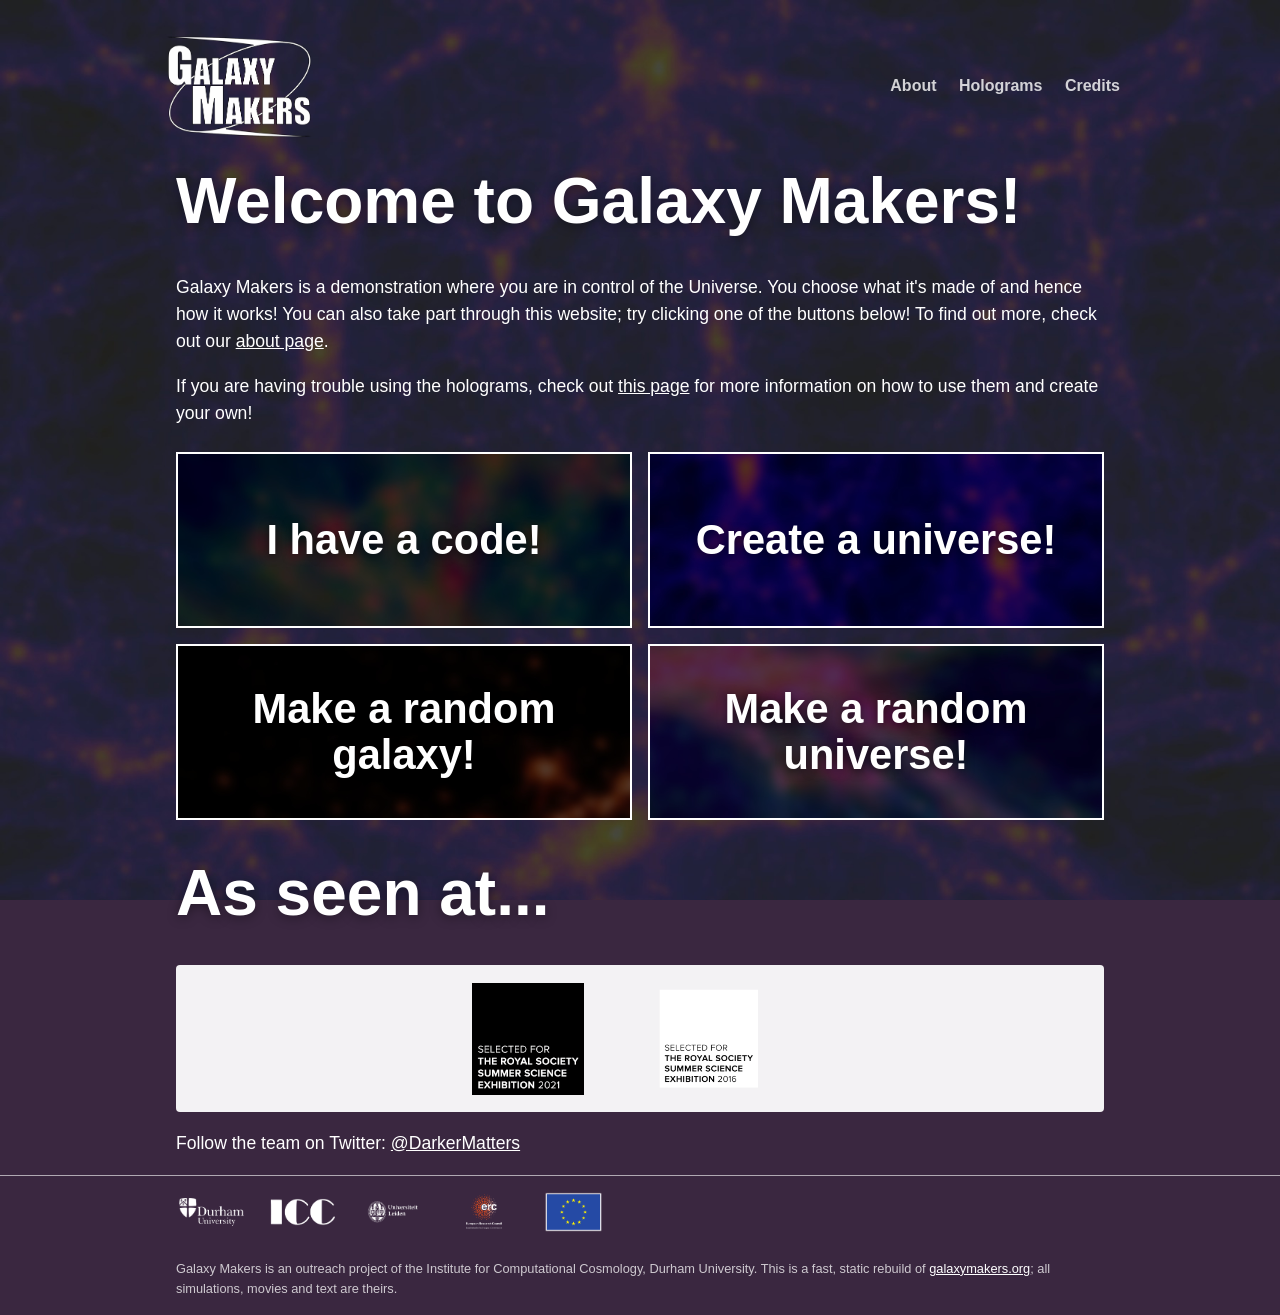
<file: index.html>
<!DOCTYPE html>
<html lang="en">
<head>
<meta charset="utf-8">
<meta name="viewport" content="width=device-width, initial-scale=1">
<title>Design your own Universe! | Galaxy Makers</title>
<meta name="description" content="Galaxy Makers: make your own galaxy or universe with real cosmological simulations from Durham University.">
<link rel="icon" type="image/png" href="static/logo_dm.png">
<link rel="stylesheet" href="assets/css/site.css">
</head>
<body data-page="home">
<header class="wrap masthead">
  <a class="brand" href="index.html"><img src="static/logo_white.png" alt="Galaxy Makers" width="420" height="190"></a>
  <nav>
    <a href="about.html">About</a>
    <a href="holograms.html">Holograms</a>
    <a href="credits.html">Credits</a>
  </nav>
</header>
<main class="wrap">

<h1 class="sectitle">Welcome to Galaxy Makers!</h1>
<p class="lead">Galaxy Makers is a demonstration where you are in control of the Universe. You choose what it's made of and hence how it works! You can also take part through this website; try clicking one of the buttons below! To find out more, check out our <a href="about.html">about page</a>.</p>
<p class="lead">If you are having trouble using the holograms, check out <a href="holograms.html">this page</a> for more information on how to use them and create your own!</p>
<div class="homegrid">
  <a class="homebtn" href="code.html" style="background-image:url(static/code.jpg)"><span>I have a code!</span></a>
  <a class="homebtn" href="universe.html" style="background-image:url(static/uni.jpg)"><span>Create a universe!</span></a>
  <a class="homebtn" href="galaxy.html" style="background-image:url(static/randomgal.jpg)"><span>Make a random galaxy!</span></a>
  <a class="homebtn" href="universe.html?random=1" style="background-image:url(static/randomuni.jpg)"><span>Make a random universe!</span></a>
</div>
<h1 class="sectitle">As seen at...</h1>
<div class="card seen">
  <a href="https://royalsociety.org/science-events-and-lectures/2021/summer-science-exhibition/" target="_blank" rel="noopener"><img class="noborder" src="static/instlogos/summer-science-2021.png" alt="Royal Society Summer Science 2021"></a>
  <a href="https://royalsociety.org/science-events-and-lectures/2016/summer-science-exhibition/" target="_blank" rel="noopener"><img class="noborder" src="static/instlogos/rsc.png" alt="Royal Society Summer Science Exhibition 2016"></a>
</div>
<p class="lead">Follow the team on Twitter: <a href="https://twitter.com/DarkerMatters" target="_blank" rel="noopener">@DarkerMatters</a></p>
</main>
<footer><div class="wrap">
  <img src="static/instlogos/durham.png" alt="Durham University"><img src="static/instlogos/icc.png" alt="Institute for Computational Cosmology"><img src="static/instlogos/leiden.png" alt="Leiden University"><img src="static/instlogos/erc.png" alt="European Research Council"><img src="static/instlogos/eu.png" alt="European Union">
  <p>Galaxy Makers is an outreach project of the Institute for Computational Cosmology, Durham University. This is a fast, static rebuild of <a href="https://www.galaxymakers.org/" target="_blank" rel="noopener">galaxymakers.org</a>; all simulations, movies and text are theirs.</p>
</div></footer>

</body>
</html>
</file>
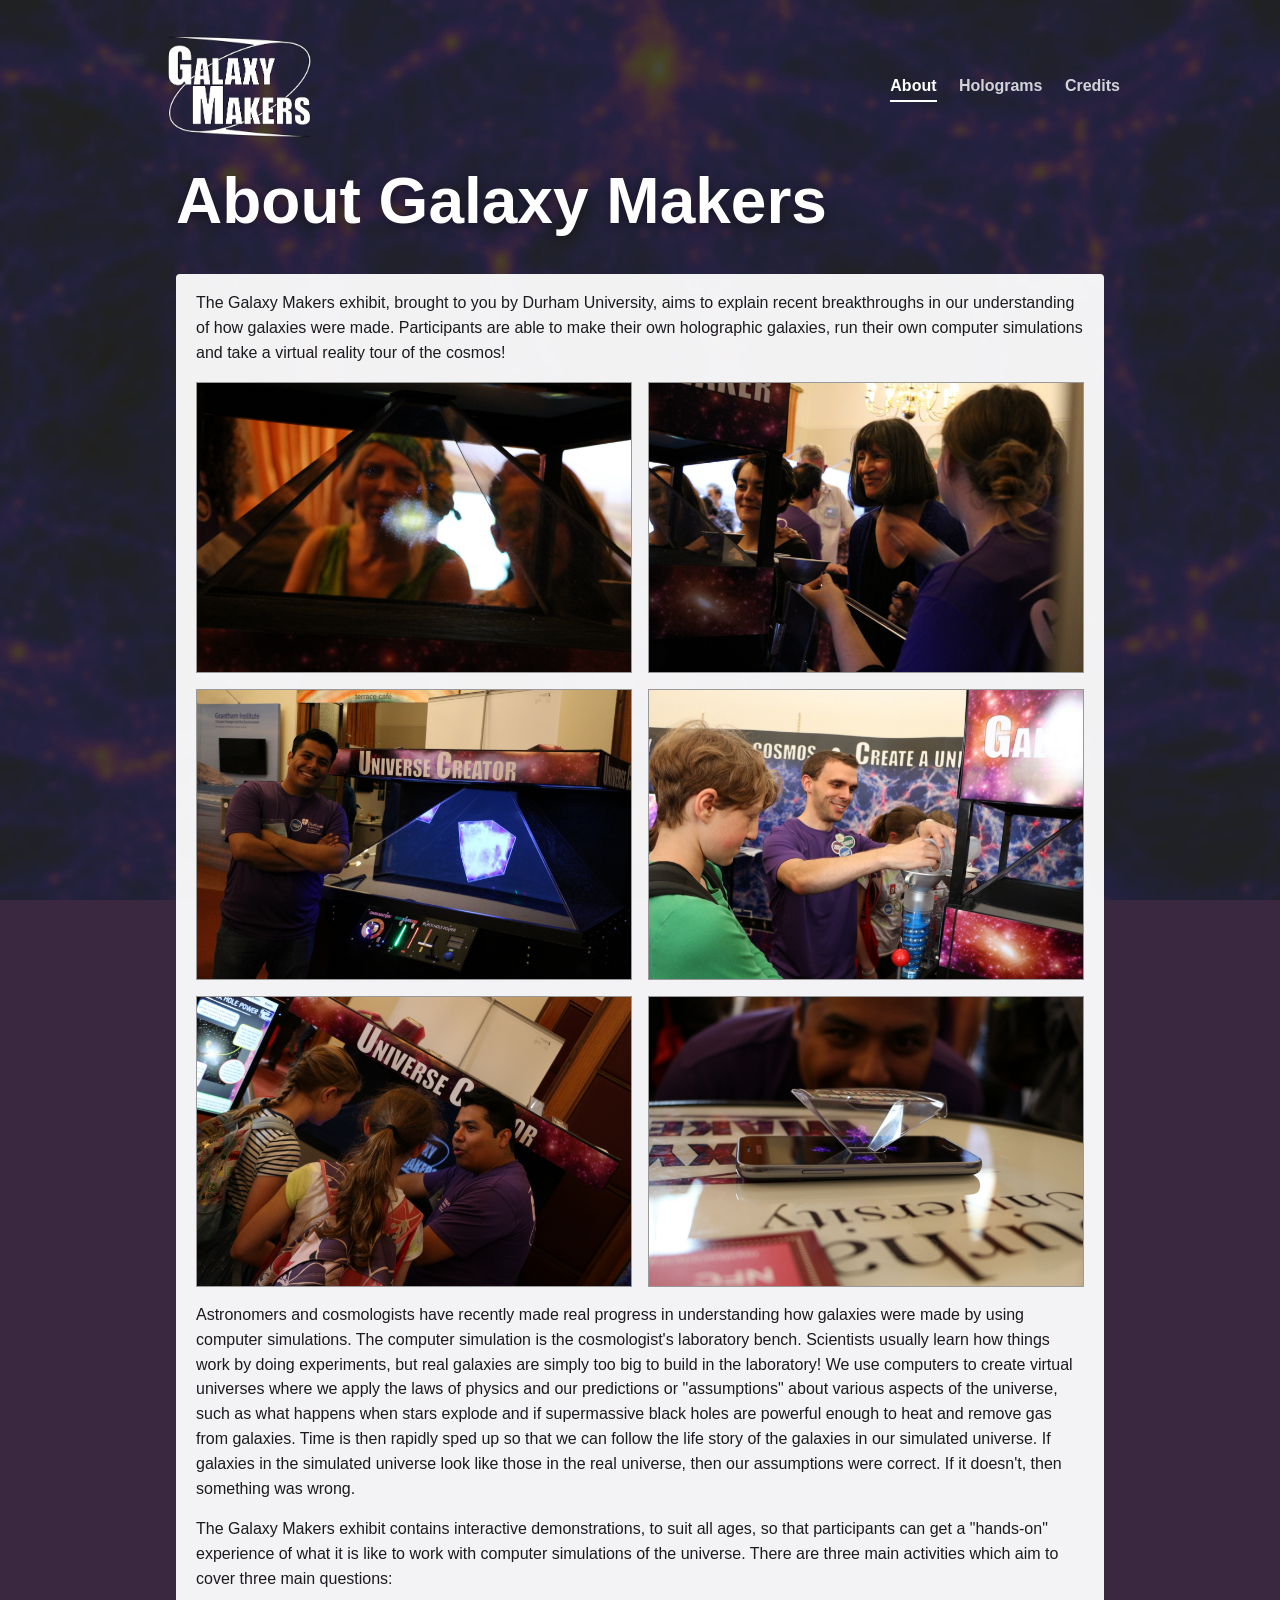
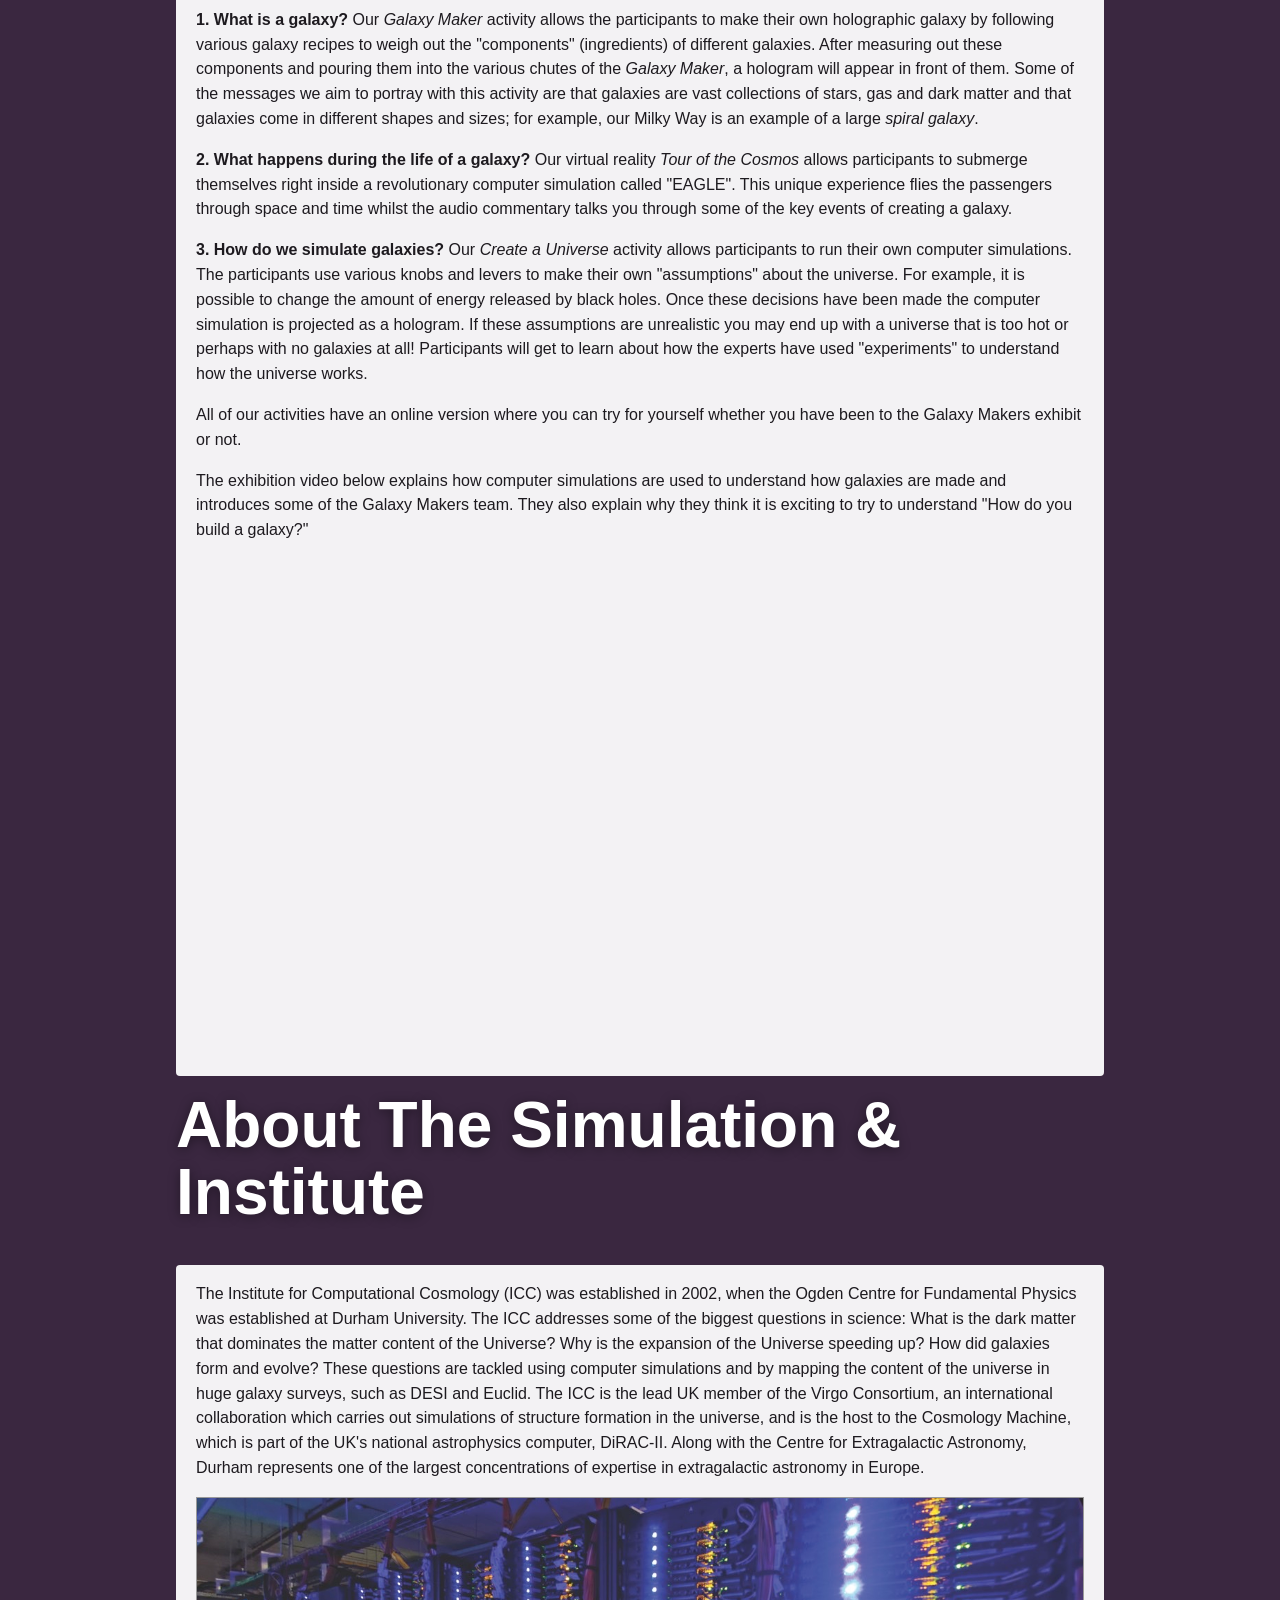
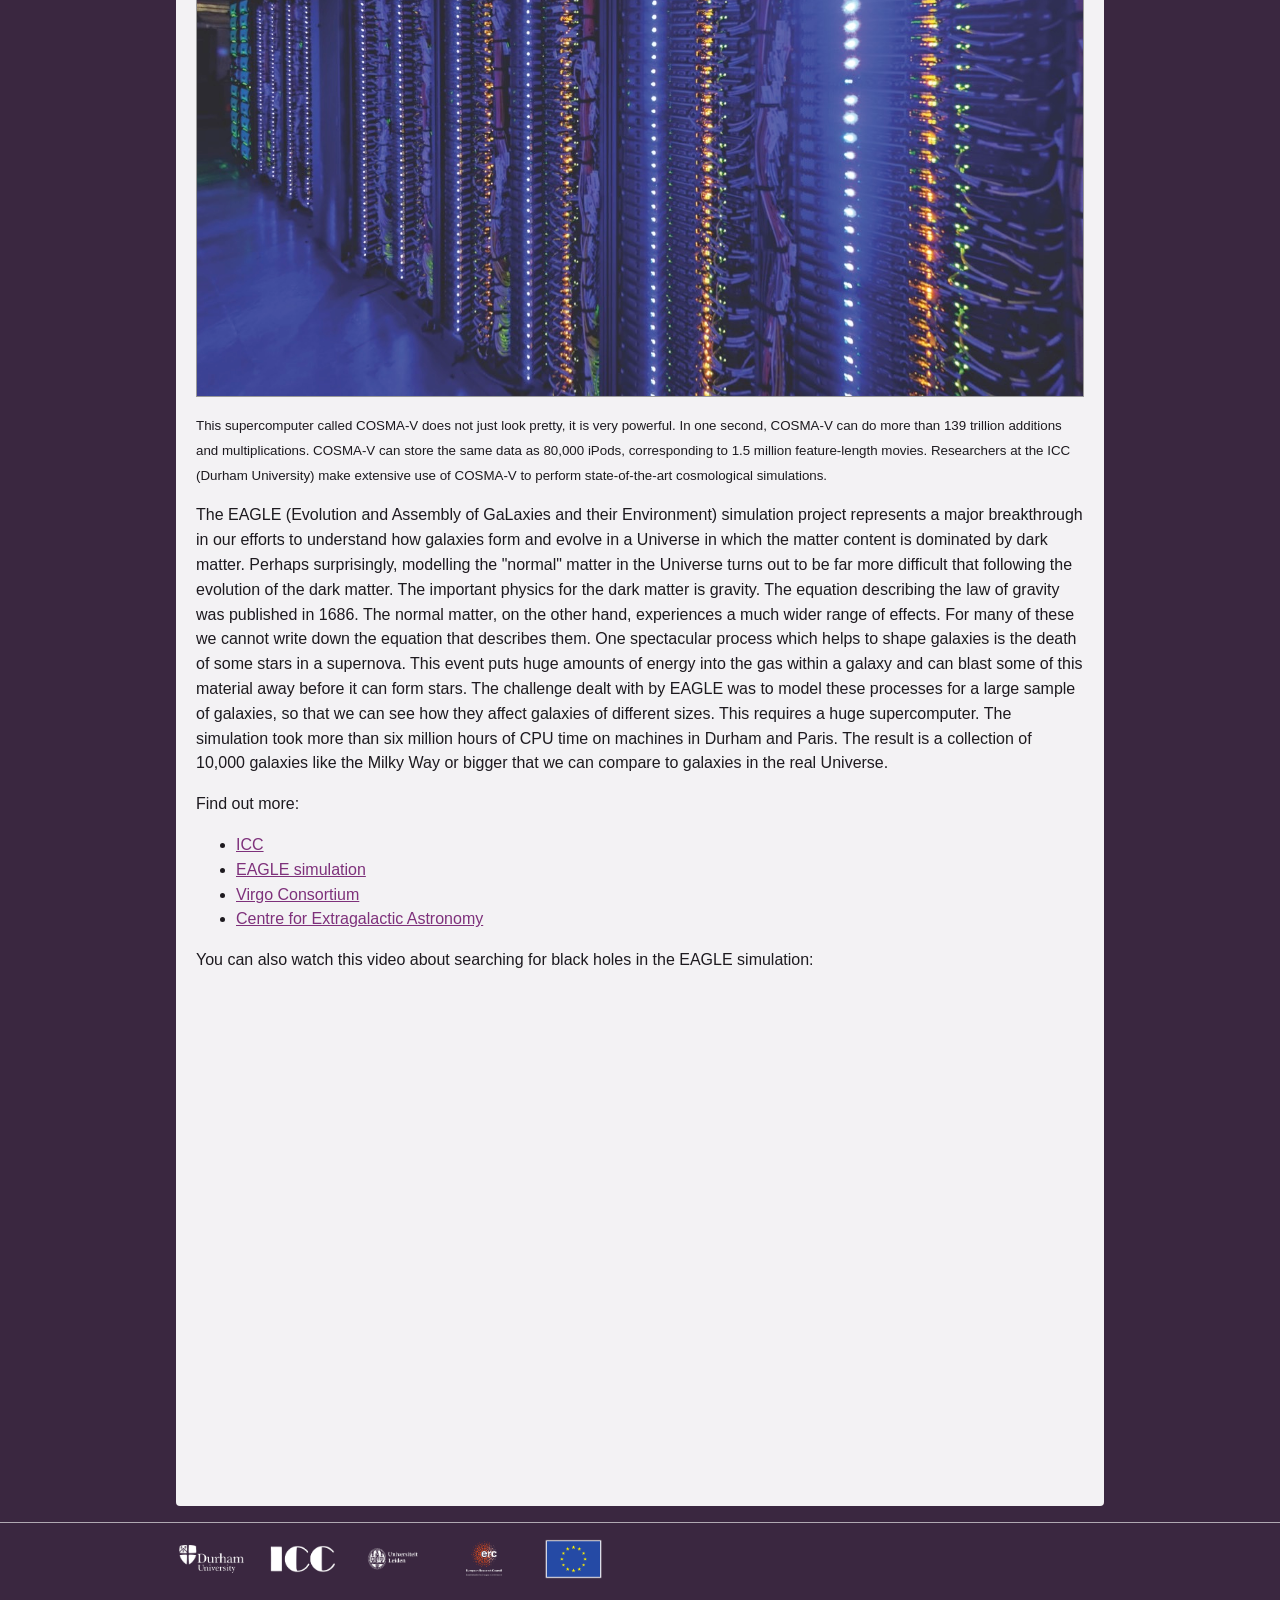
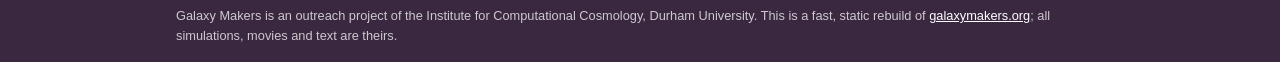
<file: about.html>
<!DOCTYPE html>
<html lang="en">
<head>
<meta charset="utf-8">
<meta name="viewport" content="width=device-width, initial-scale=1">
<title>About | Galaxy Makers</title>
<meta name="description" content="About the Galaxy Makers exhibit, the EAGLE simulation and the Institute for Computational Cosmology.">
<link rel="icon" type="image/png" href="static/logo_dm.png">
<link rel="stylesheet" href="assets/css/site.css">
</head>
<body data-page="about">
<header class="wrap masthead">
  <a class="brand" href="index.html"><img src="static/logo_white.png" alt="Galaxy Makers" width="420" height="190"></a>
  <nav>
    <a href="about.html" aria-current="page">About</a>
    <a href="holograms.html">Holograms</a>
    <a href="credits.html">Credits</a>
  </nav>
</header>
<main class="wrap">

<h1 class="sectitle">About Galaxy Makers</h1>
<div class="card">
<p>The Galaxy Makers exhibit, brought to you by Durham University, aims to explain recent breakthroughs in our understanding of how galaxies were made. Participants are able to make their own holographic galaxies, run their own computer simulations and take a virtual reality tour of the cosmos!</p>
<div class="cols"><img src="content/exhibit_photos/IMG_7796.jpg" alt="People using the Galaxy Makers exhibit" loading="lazy"><img src="content/exhibit_photos/IMG_7797.jpg" alt="People using the Galaxy Makers exhibit" loading="lazy"><img src="content/exhibit_photos/IMG_7818.jpg" alt="People using the Galaxy Makers exhibit" loading="lazy"><img src="content/exhibit_photos/IMG_7855.jpg" alt="People using the Galaxy Makers exhibit" loading="lazy"><img src="content/exhibit_photos/IMG_7863.jpg" alt="People using the Galaxy Makers exhibit" loading="lazy"><img src="content/exhibit_photos/IMG_7865.jpg" alt="People using the Galaxy Makers exhibit" loading="lazy"></div>
<p>Astronomers and cosmologists have recently made real progress in understanding how galaxies were made by using computer simulations. The computer simulation is the cosmologist's laboratory bench. Scientists usually learn how things work by doing experiments, but real galaxies are simply too big to build in the laboratory! We use computers to create virtual universes where we apply the laws of physics and our predictions or "assumptions" about various aspects of the universe, such as what happens when stars explode and if supermassive black holes are powerful enough to heat and remove gas from galaxies. Time is then rapidly sped up so that we can follow the life story of the galaxies in our simulated universe. If galaxies in the simulated universe look like those in the real universe, then our assumptions were correct. If it doesn't, then something was wrong.</p>
<p>The Galaxy Makers exhibit contains interactive demonstrations, to suit all ages, so that participants can get a "hands-on" experience of what it is like to work with computer simulations of the universe. There are three main activities which aim to cover three main questions:</p>
<p><b>1. What is a galaxy?</b> Our <i>Galaxy Maker</i> activity allows the participants to make their own holographic galaxy by following various galaxy recipes to weigh out the "components" (ingredients) of different galaxies. After measuring out these components and pouring them into the various chutes of the <i>Galaxy Maker</i>, a hologram will appear in front of them. Some of the messages we aim to portray with this activity are that galaxies are vast collections of stars, gas and dark matter and that galaxies come in different shapes and sizes; for example, our Milky Way is an example of a large <i>spiral galaxy</i>.</p>
<p><b>2. What happens during the life of a galaxy?</b> Our virtual reality <i>Tour of the Cosmos</i> allows participants to submerge themselves right inside a revolutionary computer simulation called "EAGLE". This unique experience flies the passengers through space and time whilst the audio commentary talks you through some of the key events of creating a galaxy.</p>
<p><b>3. How do we simulate galaxies?</b> Our <i>Create a Universe</i> activity allows participants to run their own computer simulations. The participants use various knobs and levers to make their own "assumptions" about the universe. For example, it is possible to change the amount of energy released by black holes. Once these decisions have been made the computer simulation is projected as a hologram. If these assumptions are unrealistic you may end up with a universe that is too hot or perhaps with no galaxies at all! Participants will get to learn about how the experts have used "experiments" to understand how the universe works.</p>
<p>All of our activities have an online version where you can try for yourself whether you have been to the Galaxy Makers exhibit or not.</p>
<p>The exhibition video below explains how computer simulations are used to understand how galaxies are made and introduces some of the Galaxy Makers team. They also explain why they think it is exciting to try to understand "How do you build a galaxy?"</p>
<div class="frame"><iframe src="https://www.youtube-nocookie.com/embed/BgkHcoJ5tNI" title="Galaxy Makers exhibition video" loading="lazy" allowfullscreen></iframe></div>
</div>
<h1 class="sectitle">About The Simulation &amp; Institute</h1>
<div class="card">
<p>The Institute for Computational Cosmology (ICC) was established in 2002, when the Ogden Centre for Fundamental Physics was established at Durham University. The ICC addresses some of the biggest questions in science: What is the dark matter that dominates the matter content of the Universe? Why is the expansion of the Universe speeding up? How did galaxies form and evolve? These questions are tackled using computer simulations and by mapping the content of the universe in huge galaxy surveys, such as DESI and Euclid. The ICC is the lead UK member of the Virgo Consortium, an international collaboration which carries out simulations of structure formation in the universe, and is the host to the Cosmology Machine, which is part of the UK's national astrophysics computer, DiRAC-II. Along with the Centre for Extragalactic Astronomy, Durham represents one of the largest concentrations of expertise in extragalactic astronomy in Europe.</p>
<img src="content/supercomputer.jpg" alt="The COSMA-V supercomputer at Durham" loading="lazy">
<p><small>This supercomputer called COSMA-V does not just look pretty, it is very powerful. In one second, COSMA-V can do more than 139 trillion additions and multiplications. COSMA-V can store the same data as 80,000 iPods, corresponding to 1.5 million feature-length movies. Researchers at the ICC (Durham University) make extensive use of COSMA-V to perform state-of-the-art cosmological simulations.</small></p>
<p>The EAGLE (Evolution and Assembly of GaLaxies and their Environment) simulation project represents a major breakthrough in our efforts to understand how galaxies form and evolve in a Universe in which the matter content is dominated by dark matter. Perhaps surprisingly, modelling the "normal" matter in the Universe turns out to be far more difficult that following the evolution of the dark matter. The important physics for the dark matter is gravity. The equation describing the law of gravity was published in 1686. The normal matter, on the other hand, experiences a much wider range of effects. For many of these we cannot write down the equation that describes them. One spectacular process which helps to shape galaxies is the death of some stars in a supernova. This event puts huge amounts of energy into the gas within a galaxy and can blast some of this material away before it can form stars. The challenge dealt with by EAGLE was to model these processes for a large sample of galaxies, so that we can see how they affect galaxies of different sizes. This requires a huge supercomputer. The simulation took more than six million hours of CPU time on machines in Durham and Paris. The result is a collection of 10,000 galaxies like the Milky Way or bigger that we can compare to galaxies in the real Universe.</p>
<p>Find out more:</p>
<ul>
<li><a href="https://icc.dur.ac.uk" target="_blank" rel="noopener">ICC</a></li>
<li><a href="https://icc.dur.ac.uk/Eagle/" target="_blank" rel="noopener">EAGLE simulation</a></li>
<li><a href="https://virgo.dur.ac.uk" target="_blank" rel="noopener">Virgo Consortium</a></li>
<li><a href="https://www.durham.ac.uk/research/institutes-and-centres/extragalactic-astronomy/" target="_blank" rel="noopener">Centre for Extragalactic Astronomy</a></li>
</ul>
<p>You can also watch this video about searching for black holes in the EAGLE simulation:</p>
<div class="frame"><iframe src="https://www.youtube-nocookie.com/embed/DsDK_mk8qn4" title="Searching for black holes in EAGLE" loading="lazy" allowfullscreen></iframe></div>
</div>
</main>
<footer><div class="wrap">
  <img src="static/instlogos/durham.png" alt="Durham University"><img src="static/instlogos/icc.png" alt="Institute for Computational Cosmology"><img src="static/instlogos/leiden.png" alt="Leiden University"><img src="static/instlogos/erc.png" alt="European Research Council"><img src="static/instlogos/eu.png" alt="European Union">
  <p>Galaxy Makers is an outreach project of the Institute for Computational Cosmology, Durham University. This is a fast, static rebuild of <a href="https://www.galaxymakers.org/" target="_blank" rel="noopener">galaxymakers.org</a>; all simulations, movies and text are theirs.</p>
</div></footer>

</body>
</html>
</file>
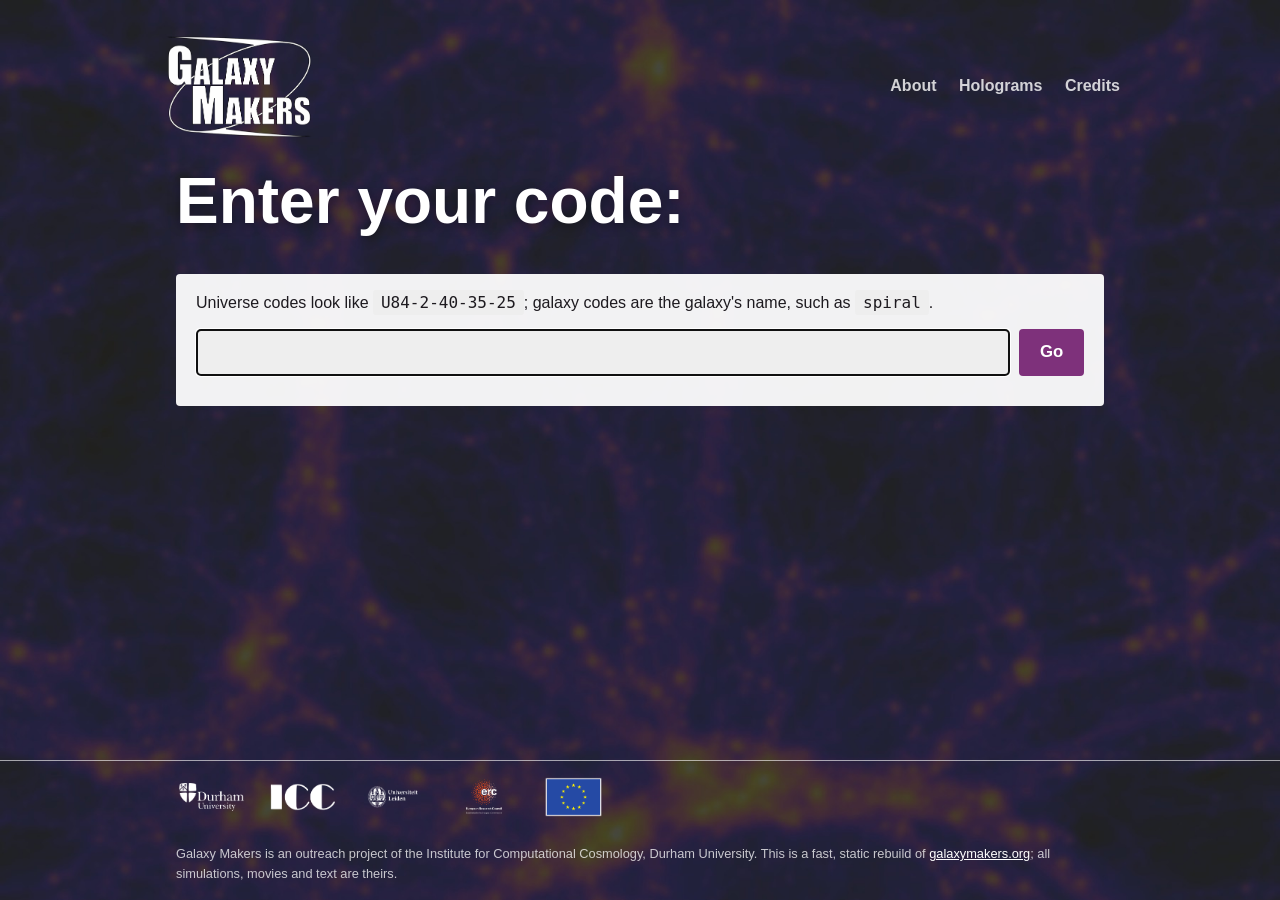
<file: code.html>
<!DOCTYPE html>
<html lang="en">
<head>
<meta charset="utf-8">
<meta name="viewport" content="width=device-width, initial-scale=1">
<title>Enter your code | Galaxy Makers</title>
<meta name="description" content="Enter a Galaxy Makers code to get back to your galaxy or universe.">
<link rel="icon" type="image/png" href="static/logo_dm.png">
<link rel="stylesheet" href="assets/css/site.css">
</head>
<body data-page="code">
<header class="wrap masthead">
  <a class="brand" href="index.html"><img src="static/logo_white.png" alt="Galaxy Makers" width="420" height="190"></a>
  <nav>
    <a href="about.html">About</a>
    <a href="holograms.html">Holograms</a>
    <a href="credits.html">Credits</a>
  </nav>
</header>
<main class="wrap">

<h1 class="sectitle">Enter your code:</h1>
<form id="codeform" class="card">
  <label for="code">Universe codes look like <span class="code">U84-2-40-35-25</span>; galaxy codes are the galaxy's name, such as <span class="code">spiral</span>.</label>
  <div class="btnrow"><input class="code" id="code" name="code" type="text" autocomplete="off" autofocus style="flex:1;font-size:1.3rem;padding:.6rem;border:2px solid #999;border-radius:4px"><button type="submit" class="btn" style="flex:0 1 auto">Go</button></div>
  <p id="codemsg" class="hidden" style="color:var(--wine);font-weight:700"></p>
</form>
</main>
<footer><div class="wrap">
  <img src="static/instlogos/durham.png" alt="Durham University"><img src="static/instlogos/icc.png" alt="Institute for Computational Cosmology"><img src="static/instlogos/leiden.png" alt="Leiden University"><img src="static/instlogos/erc.png" alt="European Research Council"><img src="static/instlogos/eu.png" alt="European Union">
  <p>Galaxy Makers is an outreach project of the Institute for Computational Cosmology, Durham University. This is a fast, static rebuild of <a href="https://www.galaxymakers.org/" target="_blank" rel="noopener">galaxymakers.org</a>; all simulations, movies and text are theirs.</p>
</div></footer>
<script src="assets/js/data.js"></script>
<script src="assets/js/app.js"></script>
</body>
</html>
</file>
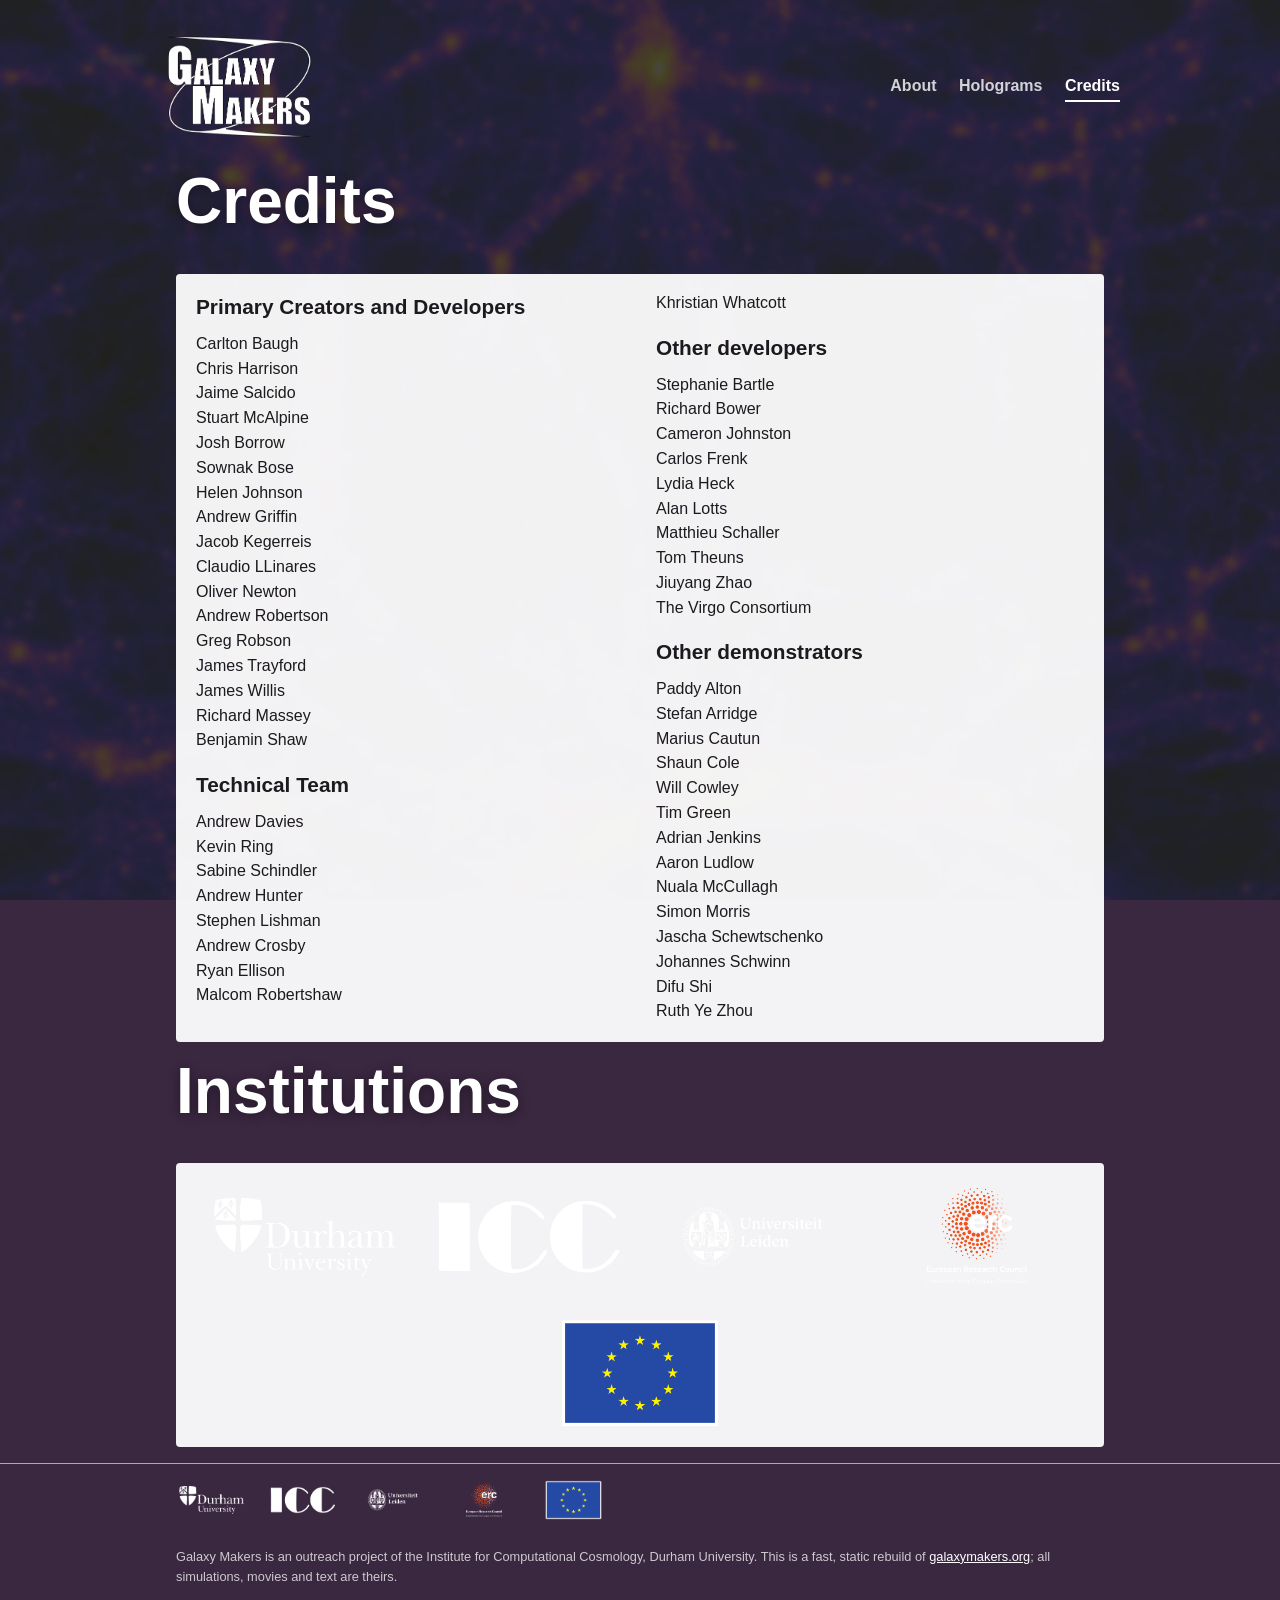
<file: credits.html>
<!DOCTYPE html>
<html lang="en">
<head>
<meta charset="utf-8">
<meta name="viewport" content="width=device-width, initial-scale=1">
<title>Credits | Galaxy Makers</title>
<meta name="description" content="The people behind Galaxy Makers.">
<link rel="icon" type="image/png" href="static/logo_dm.png">
<link rel="stylesheet" href="assets/css/site.css">
</head>
<body data-page="credits">
<header class="wrap masthead">
  <a class="brand" href="index.html"><img src="static/logo_white.png" alt="Galaxy Makers" width="420" height="190"></a>
  <nav>
    <a href="about.html">About</a>
    <a href="holograms.html">Holograms</a>
    <a href="credits.html" aria-current="page">Credits</a>
  </nav>
</header>
<main class="wrap">

<h1 class="sectitle">Credits</h1>
<div class="card credits">
<h2>Primary Creators and Developers</h2><ul><li>Carlton Baugh</li><li>Chris Harrison</li><li>Jaime Salcido</li><li>Stuart McAlpine</li><li>Josh Borrow</li><li>Sownak Bose</li><li>Helen Johnson</li><li>Andrew Griffin</li><li>Jacob Kegerreis</li><li>Claudio LLinares</li><li>Oliver Newton</li><li>Andrew Robertson</li><li>Greg Robson</li><li>James Trayford</li><li>James Willis</li><li>Richard Massey</li><li>Benjamin Shaw</li></ul>
<h2>Technical Team</h2><ul><li>Andrew Davies</li><li>Kevin Ring</li><li>Sabine Schindler</li><li>Andrew Hunter</li><li>Stephen Lishman</li><li>Andrew Crosby</li><li>Ryan Ellison</li><li>Malcom Robertshaw</li><li>Khristian Whatcott</li></ul>
<h2>Other developers</h2><ul><li>Stephanie Bartle</li><li>Richard Bower</li><li>Cameron Johnston</li><li>Carlos Frenk</li><li>Lydia Heck</li><li>Alan Lotts</li><li>Matthieu Schaller</li><li>Tom Theuns</li><li>Jiuyang Zhao</li><li>The Virgo Consortium</li></ul>
<h2>Other demonstrators</h2><ul><li>Paddy Alton</li><li>Stefan Arridge</li><li>Marius Cautun</li><li>Shaun Cole</li><li>Will Cowley</li><li>Tim Green</li><li>Adrian Jenkins</li><li>Aaron Ludlow</li><li>Nuala McCullagh</li><li>Simon Morris</li><li>Jascha Schewtschenko</li><li>Johannes Schwinn</li><li>Difu Shi</li><li>Ruth Ye Zhou</li></ul>
</div>
<h1 class="sectitle">Institutions</h1>
<div class="card seen">
<img class="noborder" src="static/instlogos/durham.png" alt="Durham University"><img class="noborder" src="static/instlogos/icc.png" alt="ICC"><img class="noborder" src="static/instlogos/leiden.png" alt="Leiden University"><img class="noborder" src="static/instlogos/erc.png" alt="ERC"><img class="noborder" src="static/instlogos/eu.png" alt="EU">
</div>
</main>
<footer><div class="wrap">
  <img src="static/instlogos/durham.png" alt="Durham University"><img src="static/instlogos/icc.png" alt="Institute for Computational Cosmology"><img src="static/instlogos/leiden.png" alt="Leiden University"><img src="static/instlogos/erc.png" alt="European Research Council"><img src="static/instlogos/eu.png" alt="European Union">
  <p>Galaxy Makers is an outreach project of the Institute for Computational Cosmology, Durham University. This is a fast, static rebuild of <a href="https://www.galaxymakers.org/" target="_blank" rel="noopener">galaxymakers.org</a>; all simulations, movies and text are theirs.</p>
</div></footer>

</body>
</html>
</file>
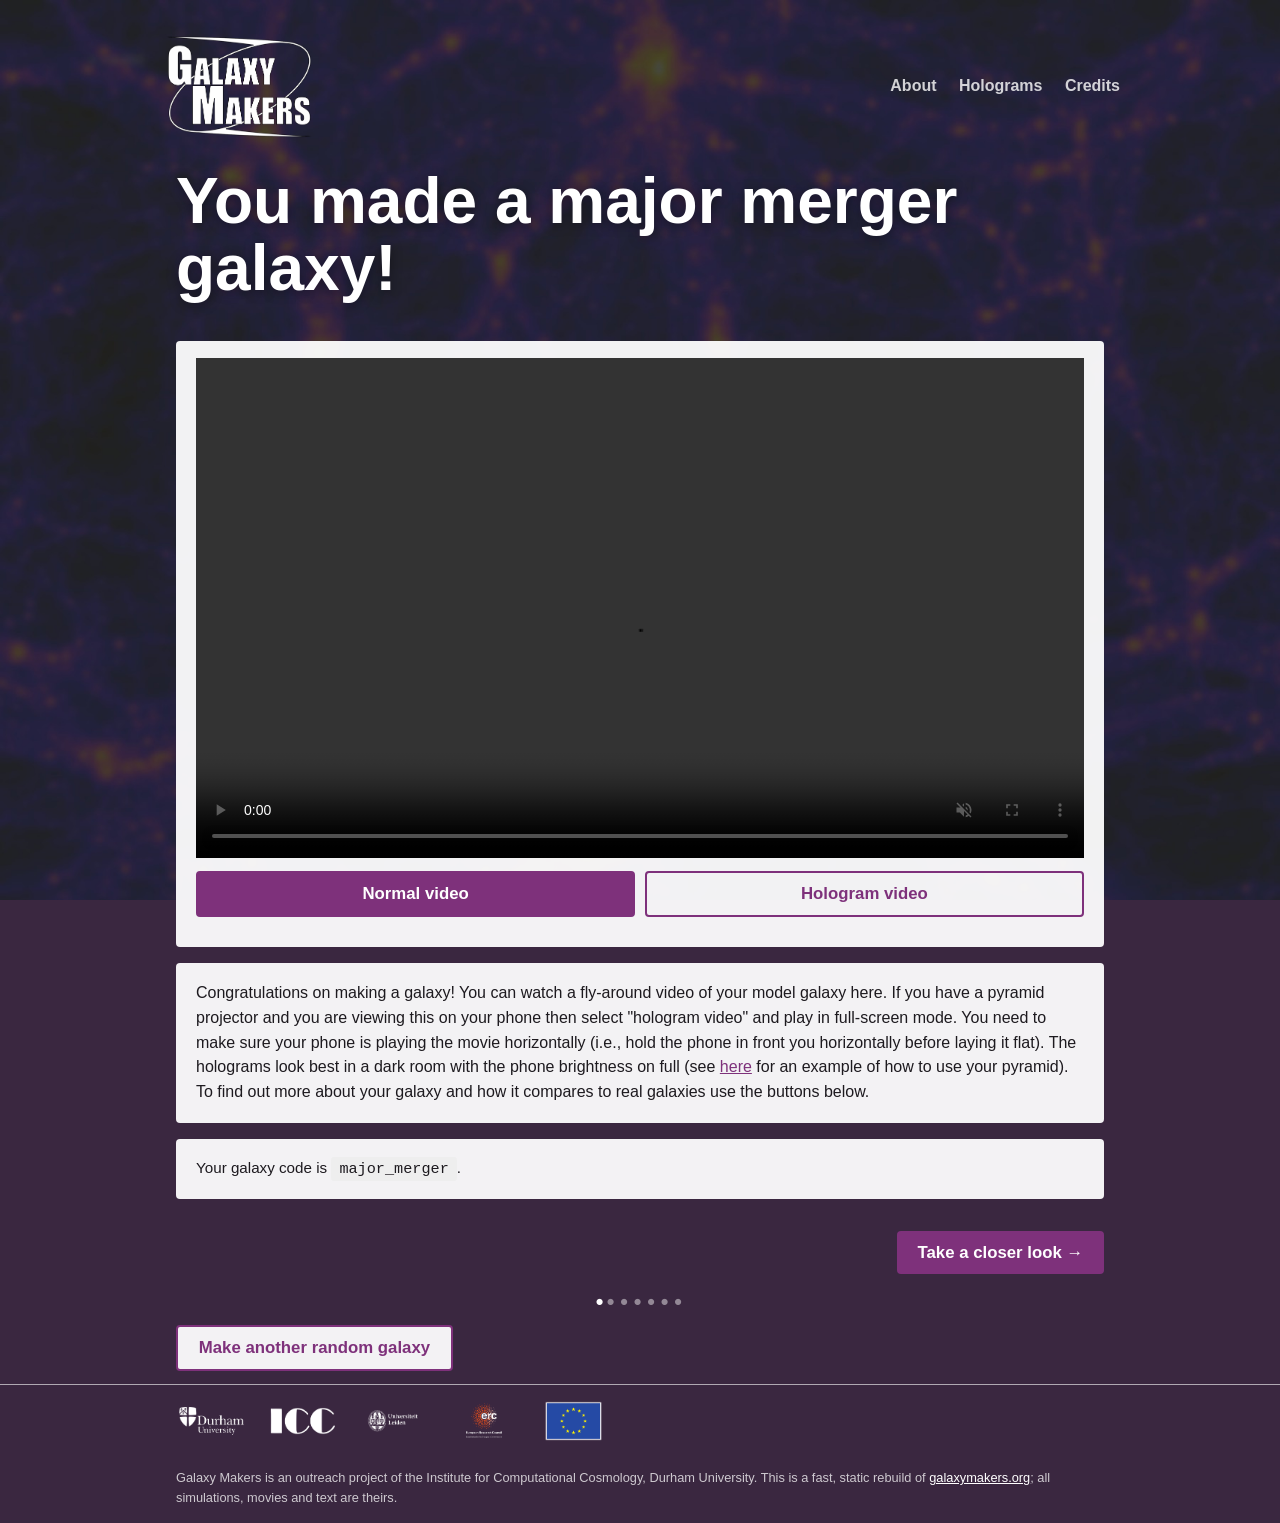
<file: galaxy.html>
<!DOCTYPE html>
<html lang="en">
<head>
<meta charset="utf-8">
<meta name="viewport" content="width=device-width, initial-scale=1">
<title>Your Galaxy | Galaxy Makers</title>
<meta name="description" content="A random galaxy from the EAGLE simulation, compared with a real one.">
<link rel="icon" type="image/png" href="static/logo_dm.png">
<link rel="stylesheet" href="assets/css/site.css">
</head>
<body data-page="galaxy">
<header class="wrap masthead">
  <a class="brand" href="index.html"><img src="static/logo_white.png" alt="Galaxy Makers" width="420" height="190"></a>
  <nav>
    <a href="about.html">About</a>
    <a href="holograms.html">Holograms</a>
    <a href="credits.html">Credits</a>
  </nav>
</header>
<main class="wrap">

<div id="result"></div>
<p class="btnrow"><button type="button" class="btn ghost" id="another" style="background:var(--paper);flex:0 1 auto">Make another random galaxy</button></p>
</main>
<footer><div class="wrap">
  <img src="static/instlogos/durham.png" alt="Durham University"><img src="static/instlogos/icc.png" alt="Institute for Computational Cosmology"><img src="static/instlogos/leiden.png" alt="Leiden University"><img src="static/instlogos/erc.png" alt="European Research Council"><img src="static/instlogos/eu.png" alt="European Union">
  <p>Galaxy Makers is an outreach project of the Institute for Computational Cosmology, Durham University. This is a fast, static rebuild of <a href="https://www.galaxymakers.org/" target="_blank" rel="noopener">galaxymakers.org</a>; all simulations, movies and text are theirs.</p>
</div></footer>
<script src="assets/js/data.js"></script>
<script src="assets/js/app.js"></script>
</body>
</html>
</file>
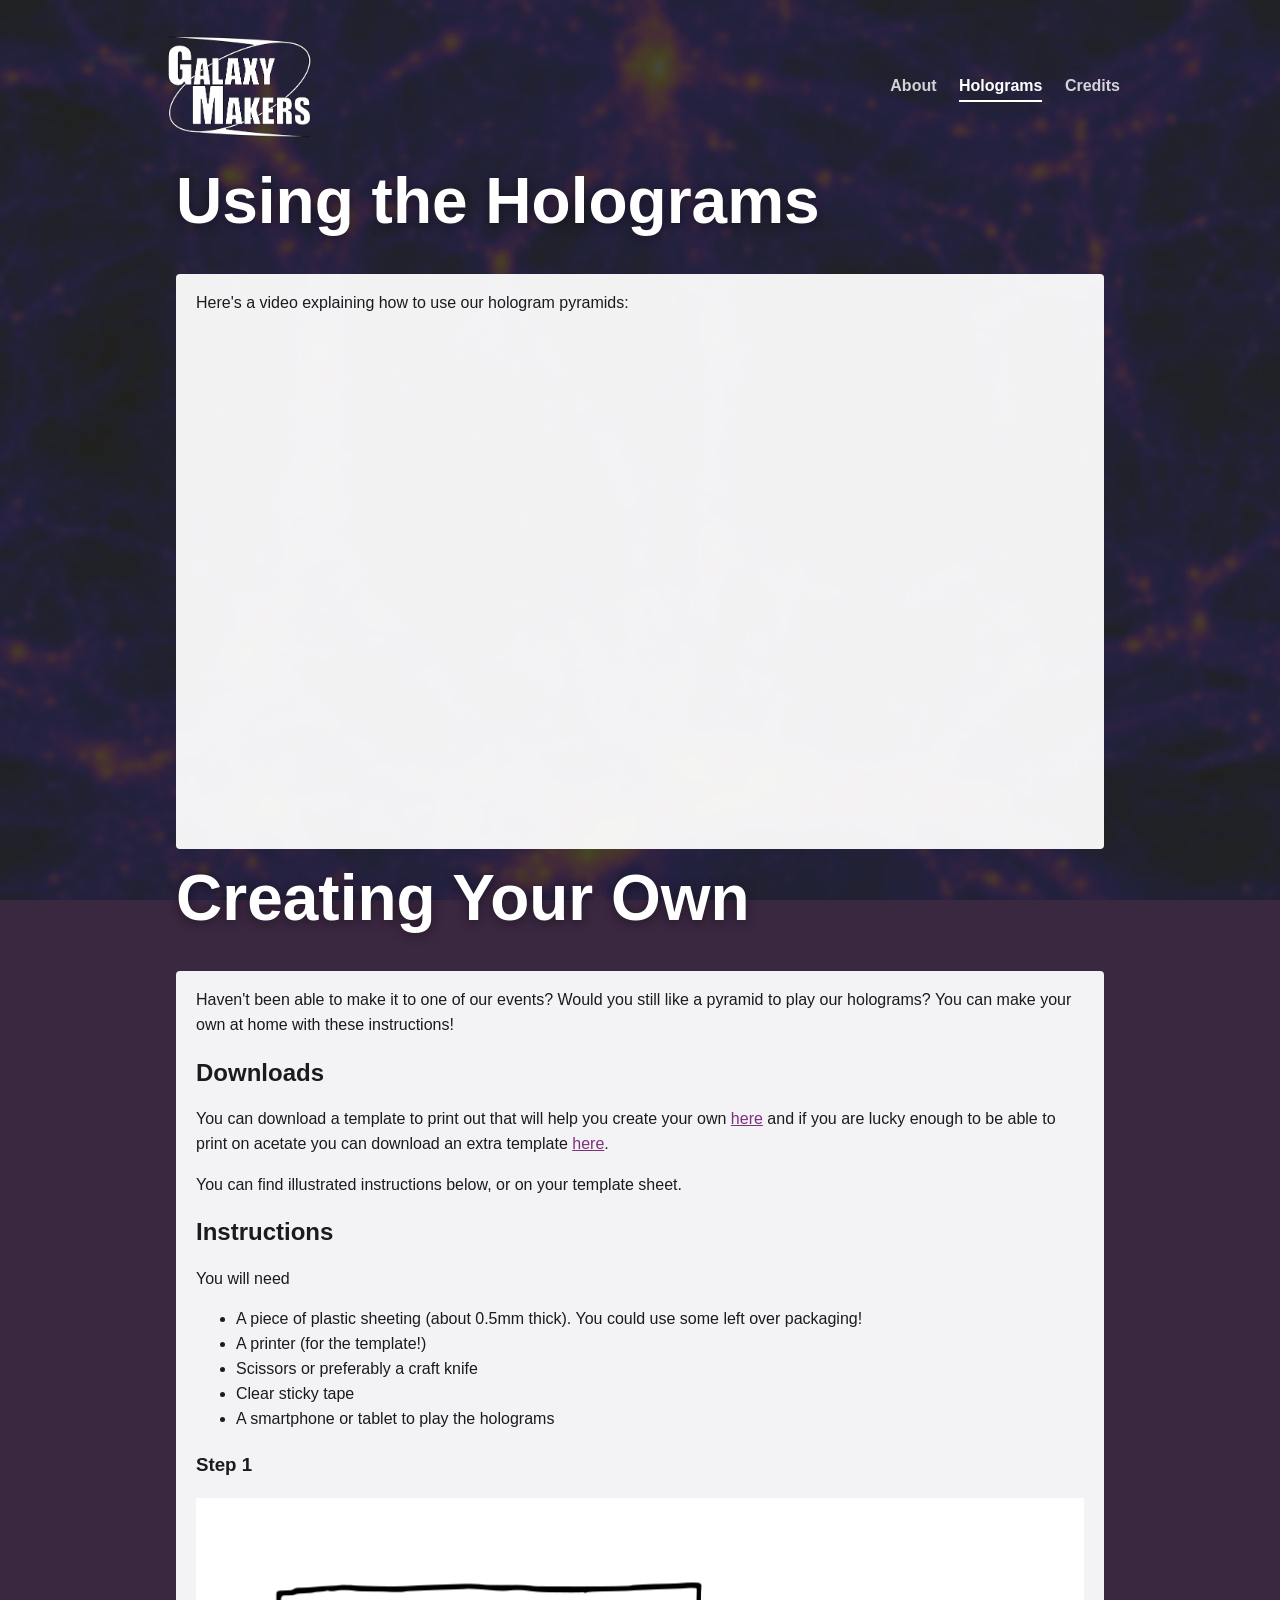
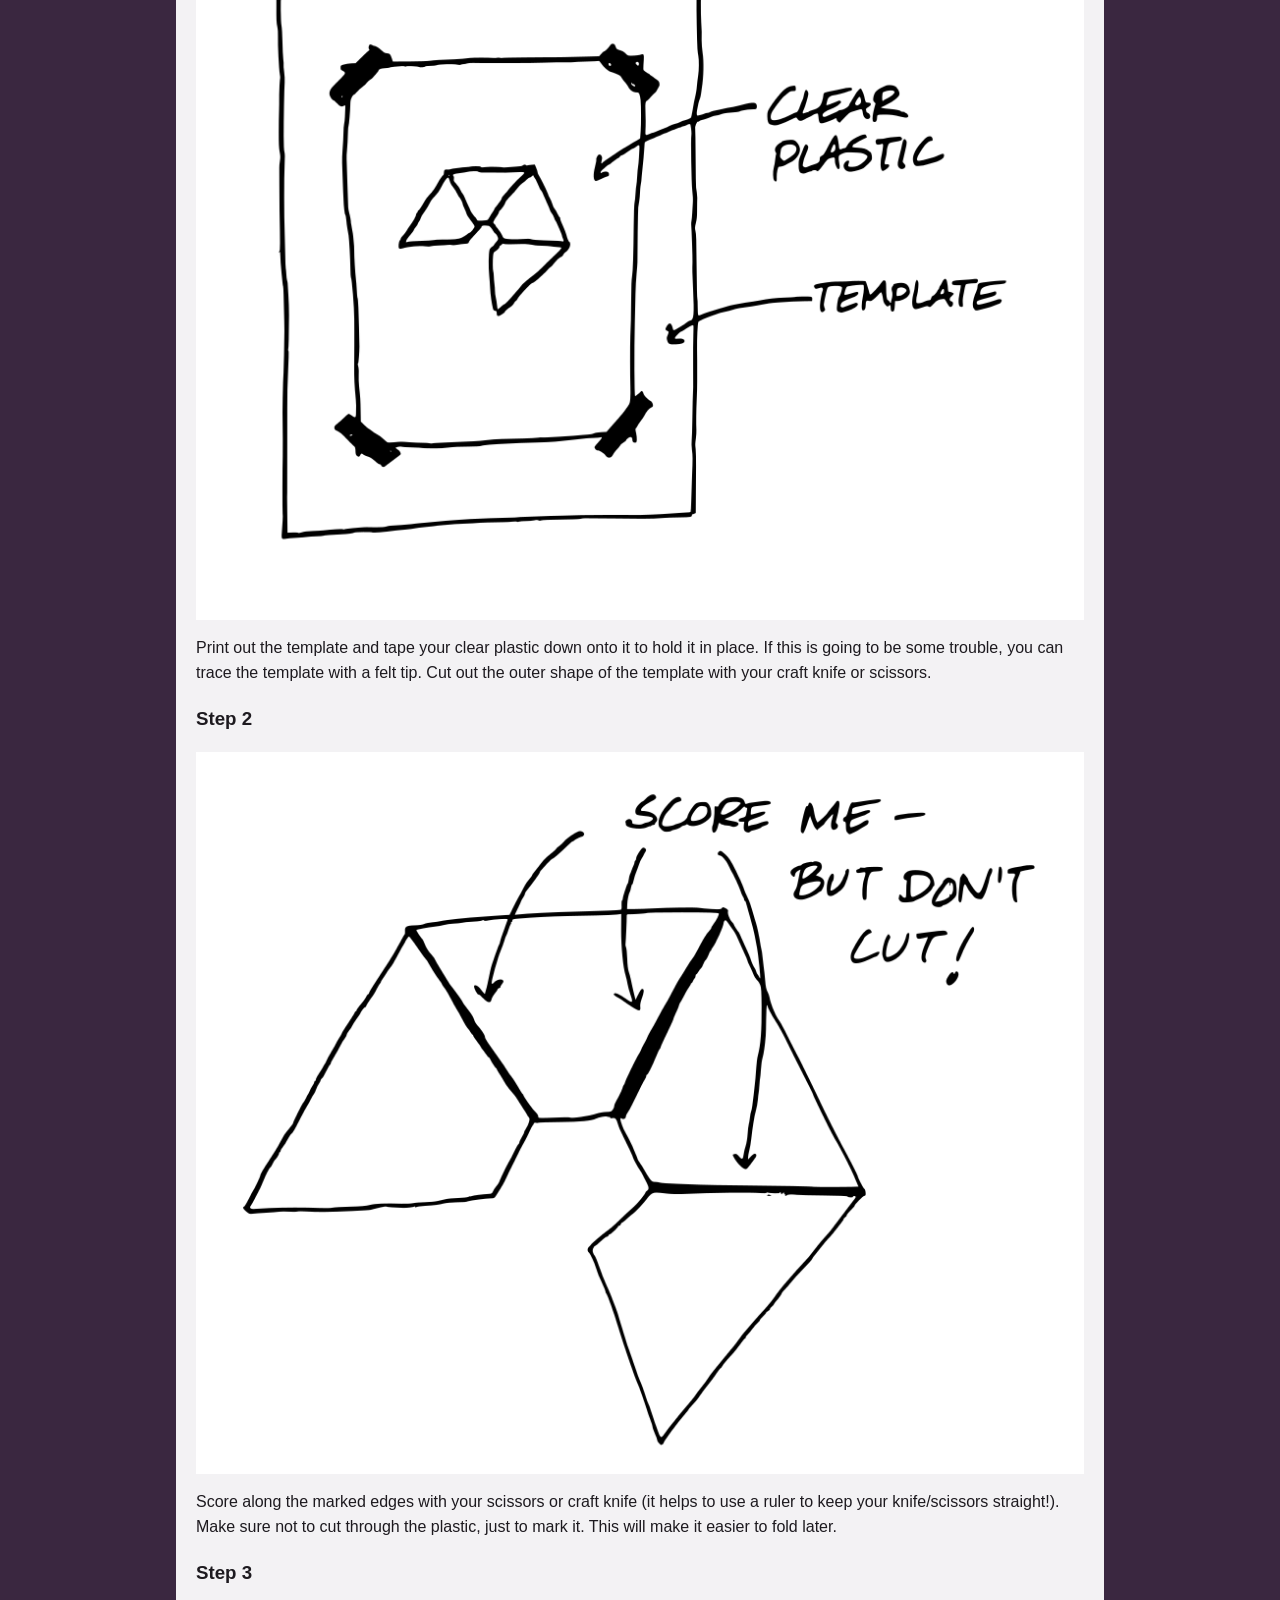
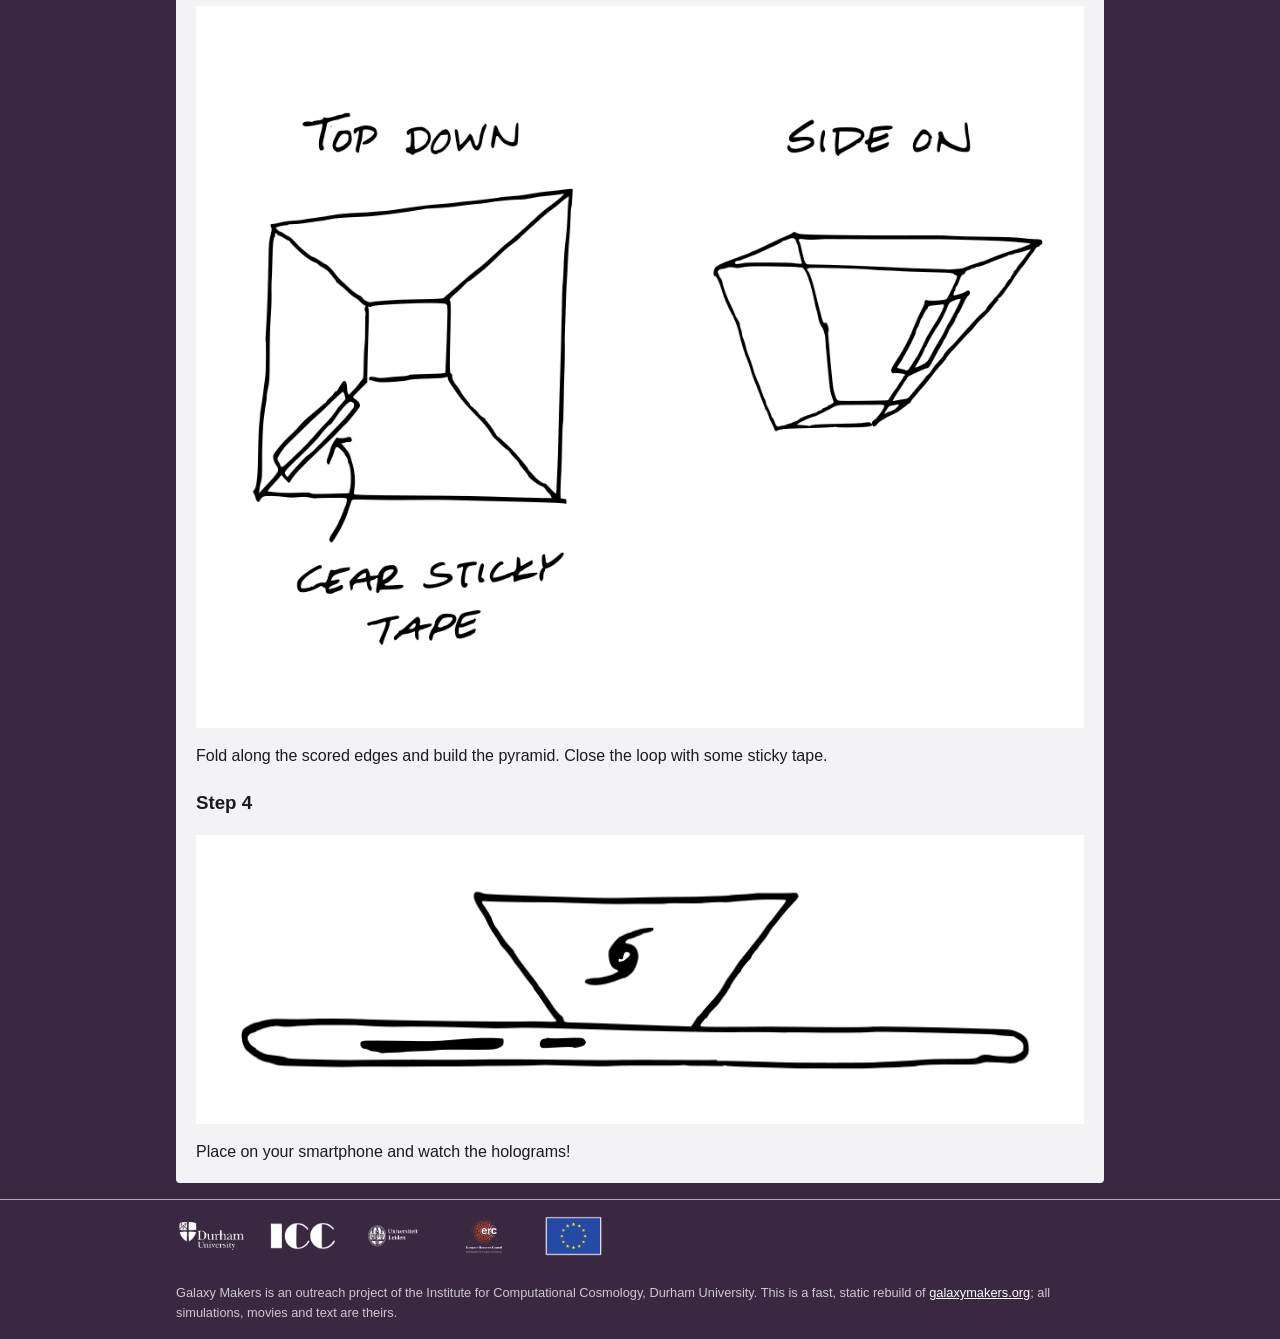
<file: holograms.html>
<!DOCTYPE html>
<html lang="en">
<head>
<meta charset="utf-8">
<meta name="viewport" content="width=device-width, initial-scale=1">
<title>Using the Holograms | Galaxy Makers</title>
<meta name="description" content="How to use and build the Galaxy Makers hologram pyramid.">
<link rel="icon" type="image/png" href="static/logo_dm.png">
<link rel="stylesheet" href="assets/css/site.css">
</head>
<body data-page="holo">
<header class="wrap masthead">
  <a class="brand" href="index.html"><img src="static/logo_white.png" alt="Galaxy Makers" width="420" height="190"></a>
  <nav>
    <a href="about.html">About</a>
    <a href="holograms.html" aria-current="page">Holograms</a>
    <a href="credits.html">Credits</a>
  </nav>
</header>
<main class="wrap">

<h1 class="sectitle">Using the Holograms</h1>
<div class="card">
<p>Here's a video explaining how to use our hologram pyramids:</p>
<div class="frame"><iframe src="https://www.youtube-nocookie.com/embed/StMziRuZCMA" title="How to use the hologram pyramid" loading="lazy" allowfullscreen></iframe></div>
</div>
<h1 class="sectitle">Creating Your Own</h1>
<div class="card">
<p>Haven't been able to make it to one of our events? Would you still like a pyramid to play our holograms? You can make your own at home with these instructions!</p>
<h2>Downloads</h2>
<p>You can download a template to print out that will help you create your own <a href="content/template.pdf">here</a> and if you are lucky enough to be able to print on acetate you can download an extra template <a href="content/acetate_template.pdf">here</a>.</p>
<p>You can find illustrated instructions below, or on your template sheet.</p>
<h2>Instructions</h2>
<p>You will need</p>
<ul>
<li>A piece of plastic sheeting (about 0.5mm thick). You could use some left over packaging!</li>
<li>A printer (for the template!)</li>
<li>Scissors or preferably a craft knife</li>
<li>Clear sticky tape</li>
<li>A smartphone or tablet to play the holograms</li>
</ul>
<h3>Step 1</h3><img class="noborder" src="content/create_1.png" alt="Step 1" loading="lazy"><p>Print out the template and tape your clear plastic down onto it to hold it in place. If this is going to be some trouble, you can trace the template with a felt tip. Cut out the outer shape of the template with your craft knife or scissors.</p><h3>Step 2</h3><img class="noborder" src="content/create_2.png" alt="Step 2" loading="lazy"><p>Score along the marked edges with your scissors or craft knife (it helps to use a ruler to keep your knife/scissors straight!). Make sure not to cut through the plastic, just to mark it. This will make it easier to fold later.</p><h3>Step 3</h3><img class="noborder" src="content/create_3.png" alt="Step 3" loading="lazy"><p>Fold along the scored edges and build the pyramid. Close the loop with some sticky tape.</p><h3>Step 4</h3><img class="noborder" src="content/create_4.png" alt="Step 4" loading="lazy"><p>Place on your smartphone and watch the holograms!</p>
</div>
</main>
<footer><div class="wrap">
  <img src="static/instlogos/durham.png" alt="Durham University"><img src="static/instlogos/icc.png" alt="Institute for Computational Cosmology"><img src="static/instlogos/leiden.png" alt="Leiden University"><img src="static/instlogos/erc.png" alt="European Research Council"><img src="static/instlogos/eu.png" alt="European Union">
  <p>Galaxy Makers is an outreach project of the Institute for Computational Cosmology, Durham University. This is a fast, static rebuild of <a href="https://www.galaxymakers.org/" target="_blank" rel="noopener">galaxymakers.org</a>; all simulations, movies and text are theirs.</p>
</div></footer>

</body>
</html>
</file>
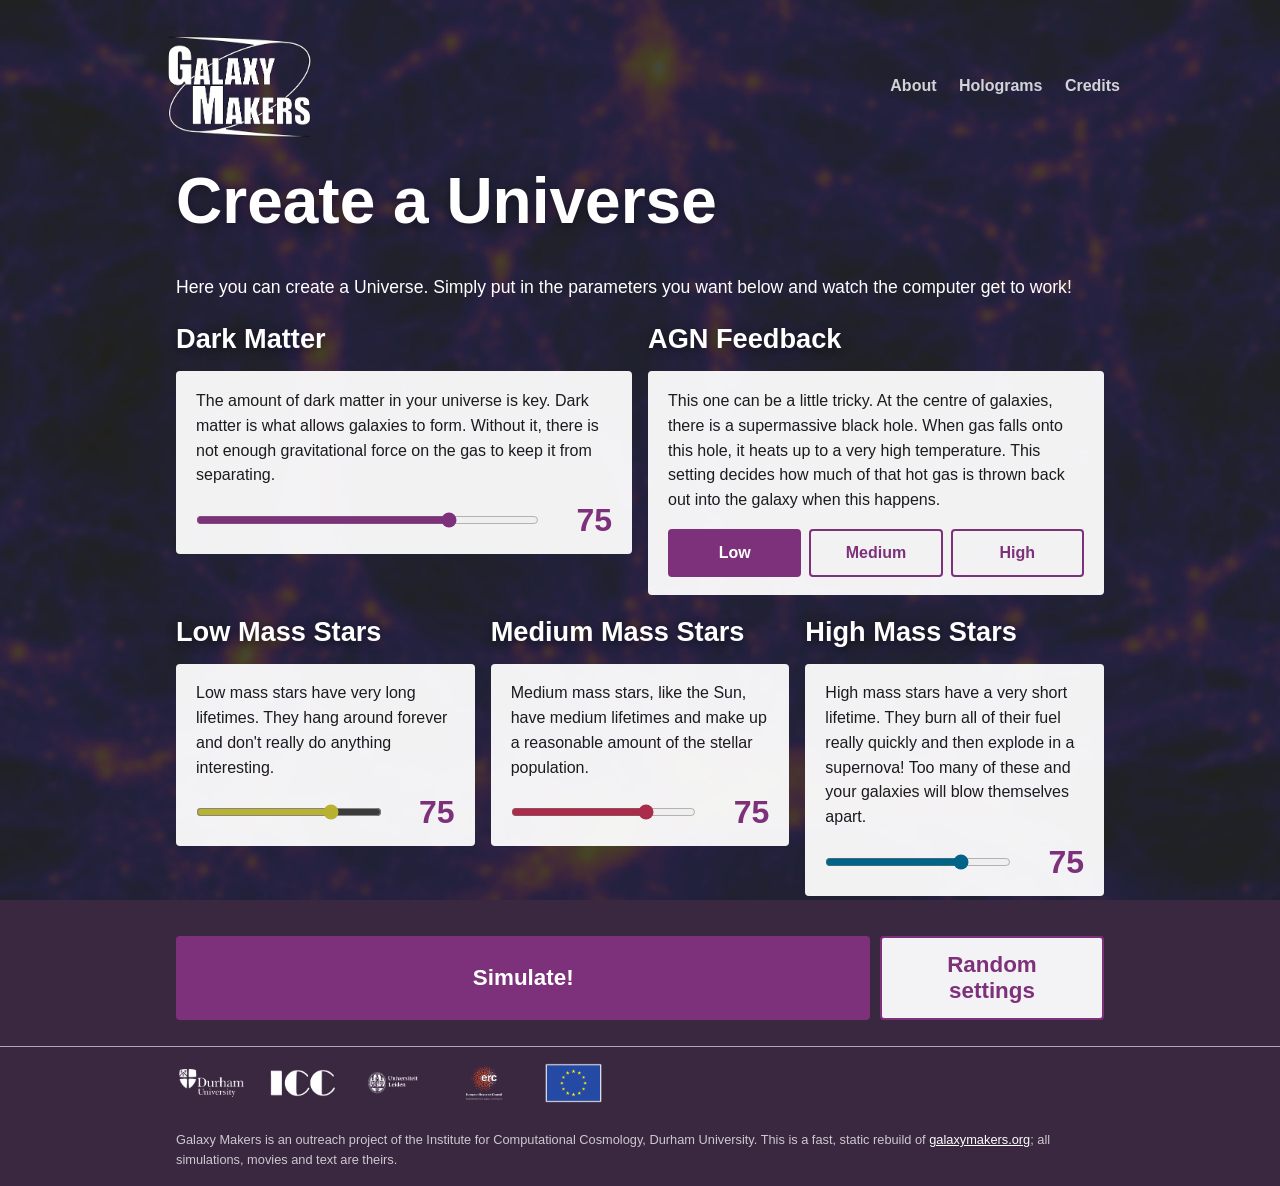
<file: universe.html>
<!DOCTYPE html>
<html lang="en">
<head>
<meta charset="utf-8">
<meta name="viewport" content="width=device-width, initial-scale=1">
<title>Create a Universe | Galaxy Makers</title>
<meta name="description" content="Choose how much dark matter, black-hole power and massive stars your universe has, then watch the simulation.">
<link rel="icon" type="image/png" href="static/logo_dm.png">
<link rel="stylesheet" href="assets/css/site.css">
</head>
<body data-page="universe">
<header class="wrap masthead">
  <a class="brand" href="index.html"><img src="static/logo_white.png" alt="Galaxy Makers" width="420" height="190"></a>
  <nav>
    <a href="about.html">About</a>
    <a href="holograms.html">Holograms</a>
    <a href="credits.html">Credits</a>
  </nav>
</header>
<main class="wrap">

<div id="makerwrap">
<h1 class="sectitle">Create a Universe</h1>
<p class="lead">Here you can create a Universe. Simply put in the parameters you want below and watch the computer get to work!</p>
<form id="maker">
<div class="maker">
<div><h2>Dark Matter</h2><div class="card"><p>The amount of dark matter in your universe is key. Dark matter is what allows galaxies to form. Without it, there is not enough gravitational force on the gas to keep it from separating.</p>
<div class="knob"><input type="range" name="dm" min="0" max="100" value="75" style="accent-color:#7E317B"><output for="dm">75</output></div></div></div>
<div><h2>AGN Feedback</h2><div class="card"><p>This one can be a little tricky. At the centre of galaxies, there is a supermassive black hole. When gas falls onto this hole, it heats up to a very high temperature. This setting decides how much of that hot gas is thrown back out into the galaxy when this happens.</p>
<div class="agn">
<input type="radio" name="agn" value="1" id="agn1" checked><label for="agn1">Low</label>
<input type="radio" name="agn" value="2" id="agn2"><label for="agn2">Medium</label>
<input type="radio" name="agn" value="3" id="agn3"><label for="agn3">High</label>
</div></div></div>
</div>
<div class="maker three">
<div><h2>Low Mass Stars</h2><div class="card"><p>Low mass stars have very long lifetimes. They hang around forever and don't really do anything interesting.</p>
<div class="knob"><input type="range" name="low" min="0" max="100" value="75" style="accent-color:#b8b230"><output for="low">75</output></div></div></div><div><h2>Medium Mass Stars</h2><div class="card"><p>Medium mass stars, like the Sun, have medium lifetimes and make up a reasonable amount of the stellar population.</p>
<div class="knob"><input type="range" name="medium" min="0" max="100" value="75" style="accent-color:#AA2B4A"><output for="medium">75</output></div></div></div><div><h2>High Mass Stars</h2><div class="card"><p>High mass stars have a very short lifetime. They burn all of their fuel really quickly and then explode in a supernova! Too many of these and your galaxies will blow themselves apart.</p>
<div class="knob"><input type="range" name="high" min="0" max="100" value="75" style="accent-color:#006388"><output for="high">75</output></div></div></div>
</div>
<div class="btnrow" style="margin-top:1.5rem">
  <button type="submit" class="btn big">Simulate!</button>
  <button type="button" class="btn big ghost" id="randomize" style="flex:0 1 14rem;background:var(--paper)">Random settings</button>
</div>
</form>
</div>
<div id="result" class="hidden"></div>
<p class="btnrow" id="againrow"><button type="button" class="btn ghost hidden" id="again" style="background:var(--paper);flex:0 1 auto">&larr; Make another universe</button></p>
</main>
<footer><div class="wrap">
  <img src="static/instlogos/durham.png" alt="Durham University"><img src="static/instlogos/icc.png" alt="Institute for Computational Cosmology"><img src="static/instlogos/leiden.png" alt="Leiden University"><img src="static/instlogos/erc.png" alt="European Research Council"><img src="static/instlogos/eu.png" alt="European Union">
  <p>Galaxy Makers is an outreach project of the Institute for Computational Cosmology, Durham University. This is a fast, static rebuild of <a href="https://www.galaxymakers.org/" target="_blank" rel="noopener">galaxymakers.org</a>; all simulations, movies and text are theirs.</p>
</div></footer>
<script src="assets/js/data.js"></script>
<script src="assets/js/app.js"></script>
</body>
</html>
</file>
<file: assets/css/site.css>
/* Galaxy Makers - rebuilt as a static site. No frameworks. */
:root {
  --purple: #7E317B;
  --purple-dark: #4b1d49;
  --ink: #1d1a1f;
  --paper: rgba(255, 255, 255, 0.94);
  --accent: #F4F519;
  --wine: #AA2B4A;
  --blue: #006388;
  --sand: #E8E391;
  --max: 60rem;
  --head: "Roboto Condensed", "Arial Narrow", "Helvetica Neue", Arial, sans-serif;
  --body: Roboto, "Helvetica Neue", Arial, sans-serif;
}
* { box-sizing: border-box; }
html { -webkit-text-size-adjust: 100%; }
body {
  margin: 0; min-height: 100vh; display: flex; flex-direction: column;
  font: 16px/1.55 var(--body); color: var(--ink);
  background: #3a2740 url("../../static/background.jpg") center top / cover fixed;
}
@media (max-width: 700px) { body { background-attachment: scroll; } }
a { color: var(--purple); }
img, video { max-width: 100%; height: auto; display: block; }
.wrap { width: 100%; max-width: var(--max); margin: 0 auto; padding: 0 16px; }

/* header */
.masthead { padding: 2rem 0 1.5rem; display: flex; align-items: center; justify-content: space-between; gap: 1rem; flex-wrap: wrap; }
.masthead .brand img { height: 7rem; width: auto; }
.masthead nav { display: flex; gap: 1.4rem; flex-wrap: wrap; }
.masthead nav a { color: rgba(255,255,255,.8); font-weight: 700; text-decoration: none; border-bottom: 2px solid transparent; padding-bottom: 2px; }
.masthead nav a:hover, .masthead nav a[aria-current] { color: #fff; border-bottom-color: #fff; }
@media (max-width: 600px) { .masthead { justify-content: center; text-align: center; } }

main { flex: 1; padding-bottom: 3rem; }
h1.sectitle { font: 700 clamp(2.2rem, 7vw, 4rem)/1.05 var(--head); color: #fff; margin: 0 0 .6em; text-shadow: 0 2px 12px rgba(0,0,0,.4); }
h2 { font-family: var(--head); margin: 0 0 .4em; }
.lead { color: #fff; font-size: 1.1rem; }
.lead a { color: #fff; }
.card { background: var(--paper); padding: 1.1rem 1.25rem; margin-bottom: 1rem; border-radius: 4px; }
.card > :first-child { margin-top: 0; } .card > :last-child { margin-bottom: 0; }
.card img { border: 1px solid #999; }
.card img.noborder, .card .logo img { border: 0; }
.cols { display: grid; grid-template-columns: 1fr 1fr; gap: 1rem; margin-bottom: 1rem; }
@media (max-width: 700px) { .cols { grid-template-columns: 1fr; } }
.cols .card { margin-bottom: 0; }

/* home buttons */
.homegrid { display: grid; grid-template-columns: 1fr 1fr; gap: 1rem; margin: 1.5rem 0 2.5rem; }
@media (max-width: 600px) { .homegrid { grid-template-columns: 1fr; } }
.homebtn { display: flex; align-items: center; justify-content: center; min-height: 11rem; border: 2px solid #fff; text-decoration: none;
  background-color: rgba(126,49,123,.55); background-size: cover; background-position: center; background-blend-mode: multiply; transition: transform .15s, background-color .15s; }
.homebtn:hover { transform: scale(1.02); background-color: rgba(126,49,123,.75); }
.homebtn span { font: 700 clamp(1.8rem, 5vw, 2.6rem)/1.1 var(--head); color: #fff; text-align: center; padding: 1rem; text-shadow: 0 2px 10px rgba(0,0,0,.6); }
.seen { display: flex; gap: 1.5rem; align-items: center; justify-content: center; flex-wrap: wrap; }
.seen img { height: 7rem; width: auto; }

/* buttons */
.btn { display: inline-block; font: 700 1.05rem var(--body); color: #fff; background: var(--purple); border: 0; border-radius: 4px; padding: .7rem 1.3rem; cursor: pointer; text-decoration: none; }
.btn:hover { background: var(--purple-dark); }
.btn.big { font-size: 1.4rem; padding: .9rem 1.6rem; width: 100%; text-align: center; }
.btn.ghost { background: transparent; color: var(--purple); border: 2px solid var(--purple); }
.btn.ghost.on { background: var(--purple); color: #fff; }
.btn[disabled] { opacity: .5; cursor: default; }
.btnrow { display: flex; gap: .6rem; flex-wrap: wrap; margin: .8rem 0; }
.btnrow .btn { flex: 1; text-align: center; }

/* maker form */
.maker { display: grid; grid-template-columns: 1fr 1fr; gap: 1rem; }
.maker.three { grid-template-columns: repeat(3, 1fr); }
@media (max-width: 760px) { .maker, .maker.three { grid-template-columns: 1fr; } }
.maker h2 { color: #fff; text-shadow: 0 2px 10px rgba(0,0,0,.5); font-size: 1.7rem; }
.knob { display: flex; align-items: center; gap: 1rem; margin-top: .8rem; }
.knob output { font: 700 2rem/1 var(--head); min-width: 3.2ch; text-align: right; color: var(--purple); }
.knob small { display: block; font-size: .75rem; font-weight: 400; color: #555; }
input[type=range] { flex: 1; accent-color: var(--purple); height: 2rem; margin: 0; }
.agn { display: flex; gap: .5rem; margin-top: .8rem; }
.agn label { flex: 1; text-align: center; padding: .6rem .3rem; border: 2px solid var(--purple); border-radius: 4px; cursor: pointer; font-weight: 700; color: var(--purple); }
.agn input { position: absolute; opacity: 0; }
.agn input:checked + label { background: var(--purple); color: #fff; }
.agn input:focus-visible + label { outline: 3px solid var(--accent); }

/* result pages */
.pagenav { display: flex; justify-content: space-between; gap: 1rem; margin: 2rem 0 1rem; }
.pagenav .btn { max-width: 48%; }
.pagenav .spacer { flex: 1; }
.dots { text-align: center; color: #fff; margin-top: .5rem; font-size: .9rem; }
.dots b { opacity: 1; } .dots span { opacity: .45; margin: 0 .15rem; }
.vidbox { background: #000; aspect-ratio: 16 / 9; display: flex; align-items: center; justify-content: center; }
.vidbox video { width: 100%; height: 100%; object-fit: contain; }
.vidbox.holo { aspect-ratio: 1 / 1; max-height: 70vh; margin: 0 auto; }
.score { font: 700 3rem/1 var(--head); margin: .2rem 0 1rem; color: var(--purple); }
.code { font-family: "SF Mono", Menlo, Consolas, monospace; background: #eee; padding: .2rem .5rem; border-radius: 3px; }
.codebar { display: flex; align-items: center; gap: .6rem; flex-wrap: wrap; font-size: .95rem; }

/* compare slider */
.compare { position: relative; user-select: none; overflow: hidden; background: #000; }
.compare img { width: 100%; display: block; border: 0 !important; }
.compare .top { position: absolute; inset: 0; clip-path: inset(0 50% 0 0); }
.compare .top img { width: 100%; height: 100%; object-fit: cover; }
.compare .handle { position: absolute; top: 0; bottom: 0; left: 50%; width: 3px; background: #fff; transform: translateX(-50%); pointer-events: none; box-shadow: 0 0 8px rgba(0,0,0,.7); }
.compare .handle::after { content: "⇔"; position: absolute; top: 50%; left: 50%; transform: translate(-50%,-50%); width: 2.6rem; height: 2.6rem; border-radius: 50%; background: #fff; color: var(--purple); display: flex; align-items: center; justify-content: center; font-size: 1.4rem; font-weight: 700; }
.compare input { position: absolute; inset: 0; width: 100%; height: 100%; opacity: 0; margin: 0; cursor: ew-resize; }
.compare .tag { position: absolute; top: .6rem; padding: .25rem .6rem; background: rgba(0,0,0,.6); color: #fff; font-weight: 700; font-size: .85rem; border-radius: 3px; pointer-events: none; }
.compare .tag.l { left: .6rem; } .compare .tag.r { right: .6rem; }

/* pie */
.pie { display: flex; align-items: center; gap: 2rem; flex-wrap: wrap; justify-content: center; padding: 1rem 0; }
.pie .disc { width: min(18rem, 70vw); aspect-ratio: 1; border-radius: 50%; }
.pie ul { list-style: none; margin: 0; padding: 0; }
.pie li { display: flex; align-items: center; gap: .6rem; margin: .3rem 0; }
.pie i { width: 1.1rem; height: 1.1rem; border-radius: 3px; display: inline-block; }

/* links page */
.linkcard { display: flex; gap: 1rem; align-items: center; text-decoration: none; color: var(--ink); }
.linkcard img { width: 7rem; flex: none; border: 0 !important; }

/* loader shown only while a video buffers */
.spin { width: 2.4rem; height: 2.4rem; border: 4px solid rgba(255,255,255,.25); border-top-color: var(--accent); border-radius: 50%; animation: spin .8s linear infinite; margin: 0 auto; }
@keyframes spin { to { transform: rotate(360deg); } }

/* video wrapper (16:9 iframes) */
.frame { position: relative; width: 100%; padding-bottom: 56.25%; height: 0; }
.frame iframe { position: absolute; inset: 0; width: 100%; height: 100%; border: 0; }

/* credits */
.credits { columns: 2; column-gap: 2rem; }
.credits h2 { break-after: avoid; font-size: 1.3rem; margin-top: 1rem; }
.credits ul { list-style: none; padding: 0; margin: 0 0 1rem; }
@media (max-width: 600px) { .credits { columns: 1; } }

/* footer */
footer { border-top: 1px solid rgba(255,255,255,.6); padding: 1rem 0; }
footer .wrap { display: flex; gap: 1.2rem; align-items: center; flex-wrap: wrap; }
footer img { height: 2.5rem; width: auto; }
footer p { color: rgba(255,255,255,.75); font-size: .8rem; margin: .5rem 0 0; width: 100%; }
footer p a { color: #fff; }
.hidden { display: none !important; }
.sr { position: absolute; left: -9999px; }
</file>
